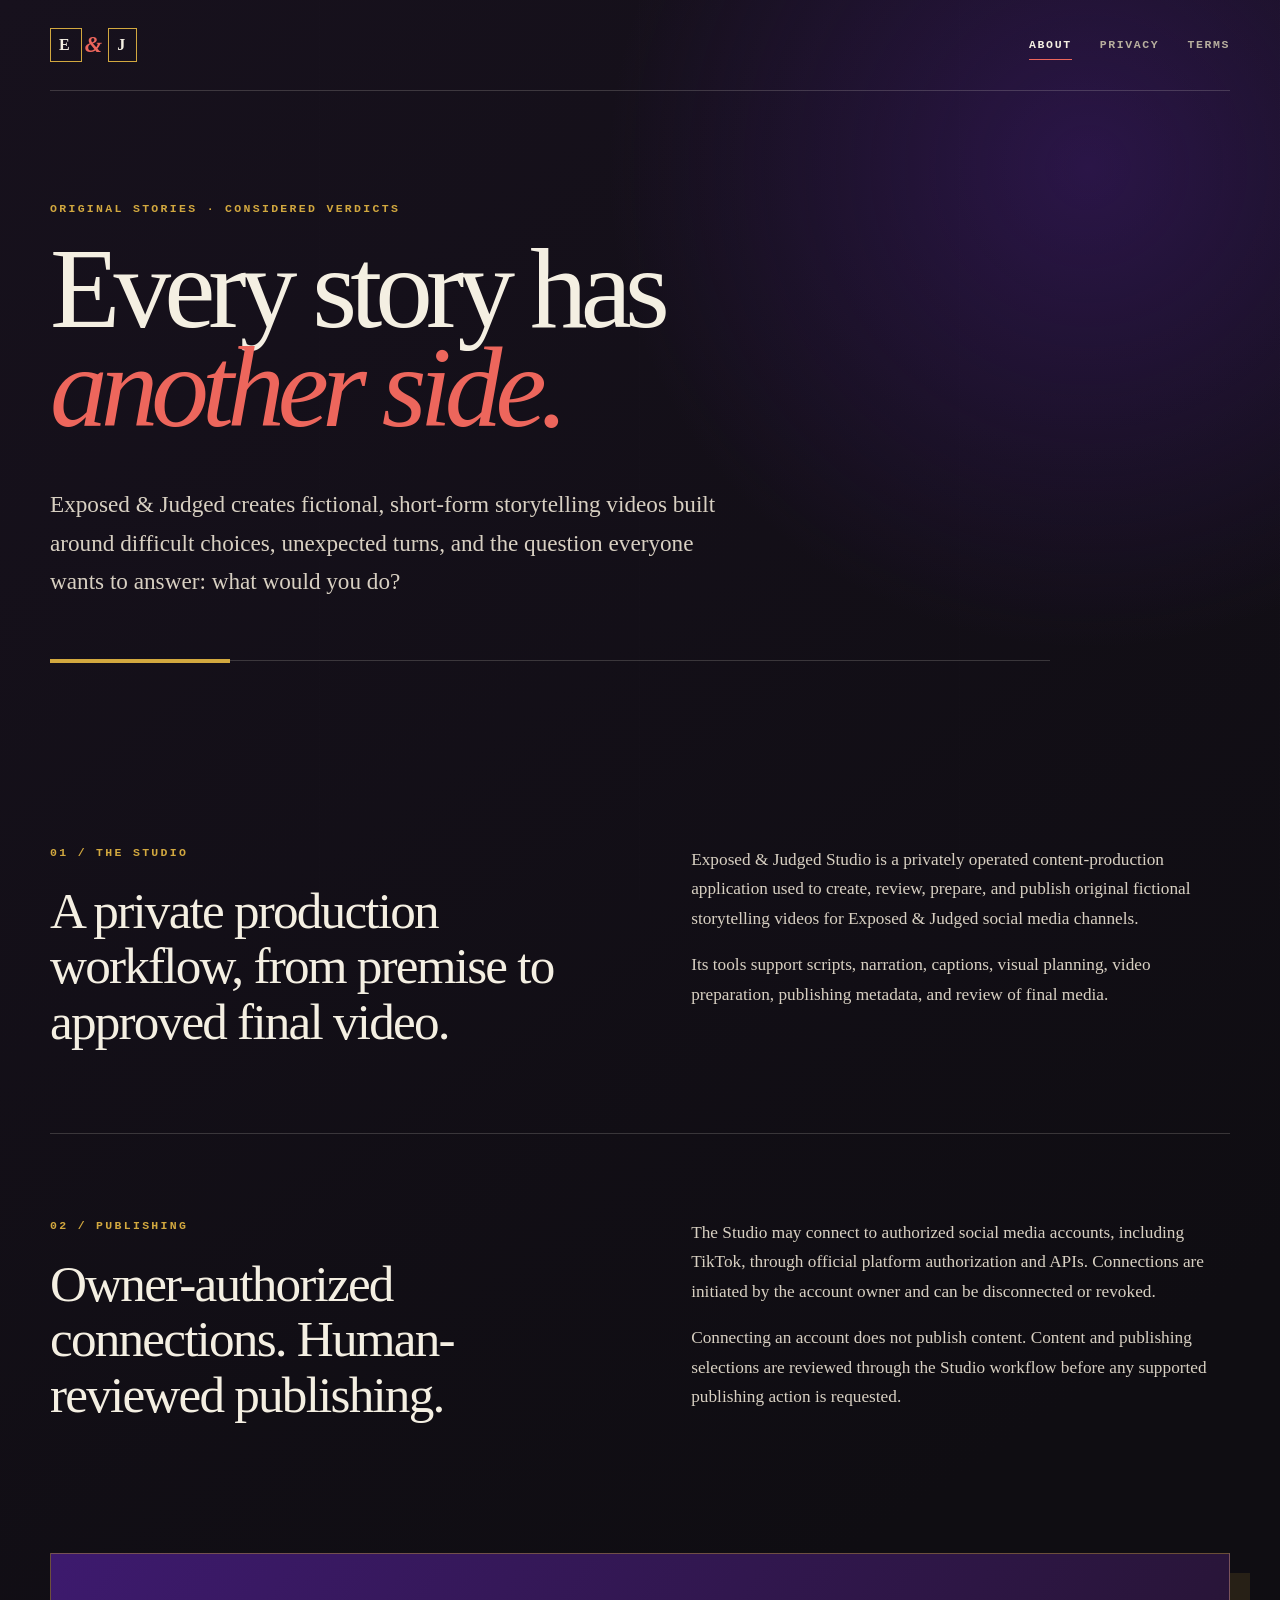
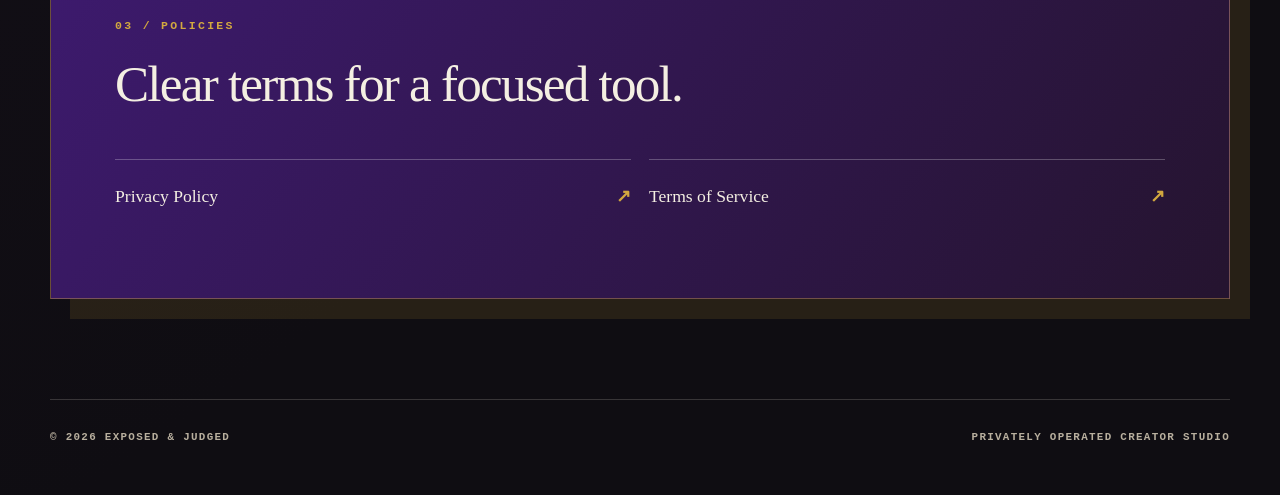
<file: index.html>
<!doctype html>
<html lang="en">
<head>
  <meta charset="utf-8">
  <meta name="viewport" content="width=device-width, initial-scale=1">
  <title>Exposed &amp; Judged | Storytelling Studio</title>
  <meta name="description" content="Exposed & Judged creates original fictional storytelling videos and uses a private studio to review and prepare content for its social channels.">
  <link rel="canonical" href="https://exposedandjudged.com/">
  <link rel="stylesheet" href="/assets/site.css">
</head>
<body>
  <header class="site-header">
    <a class="brand" href="/" aria-label="Exposed and Judged home"><span>E</span><b>&amp;</b><span>J</span></a>
    <nav aria-label="Primary navigation"><a aria-current="page" href="/">About</a><a href="/privacy/">Privacy</a><a href="/terms/">Terms</a></nav>
  </header>
  <main>
    <section class="hero">
      <p class="eyebrow">Original stories · considered verdicts</p>
      <h1>Every story has<br><em>another side.</em></h1>
      <p class="lede">Exposed &amp; Judged creates fictional, short-form storytelling videos built around difficult choices, unexpected turns, and the question everyone wants to answer: what would you do?</p>
      <div class="rule" aria-hidden="true"><span></span></div>
    </section>
    <section class="split" aria-labelledby="studio-heading">
      <div><p class="section-number">01 / The Studio</p><h2 id="studio-heading">A private production workflow, from premise to approved final video.</h2></div>
      <div class="copy"><p>Exposed &amp; Judged Studio is a privately operated content-production application used to create, review, prepare, and publish original fictional storytelling videos for Exposed &amp; Judged social media channels.</p><p>Its tools support scripts, narration, captions, visual planning, video preparation, publishing metadata, and review of final media.</p></div>
    </section>
    <section class="split bordered" aria-labelledby="publishing-heading">
      <div><p class="section-number">02 / Publishing</p><h2 id="publishing-heading">Owner-authorized connections. Human-reviewed publishing.</h2></div>
      <div class="copy"><p>The Studio may connect to authorized social media accounts, including TikTok, through official platform authorization and APIs. Connections are initiated by the account owner and can be disconnected or revoked.</p><p>Connecting an account does not publish content. Content and publishing selections are reviewed through the Studio workflow before any supported publishing action is requested.</p></div>
    </section>
    <section class="policy-band" aria-labelledby="policies-heading">
      <p class="section-number">03 / Policies</p><h2 id="policies-heading">Clear terms for a focused tool.</h2>
      <div class="policy-links"><a href="/privacy/"><span>Privacy Policy</span><b aria-hidden="true">↗</b></a><a href="/terms/"><span>Terms of Service</span><b aria-hidden="true">↗</b></a></div>
    </section>
  </main>
  <footer><span>© 2026 Exposed &amp; Judged</span><span>Privately operated creator studio</span></footer>
</body>
</html>
</file>
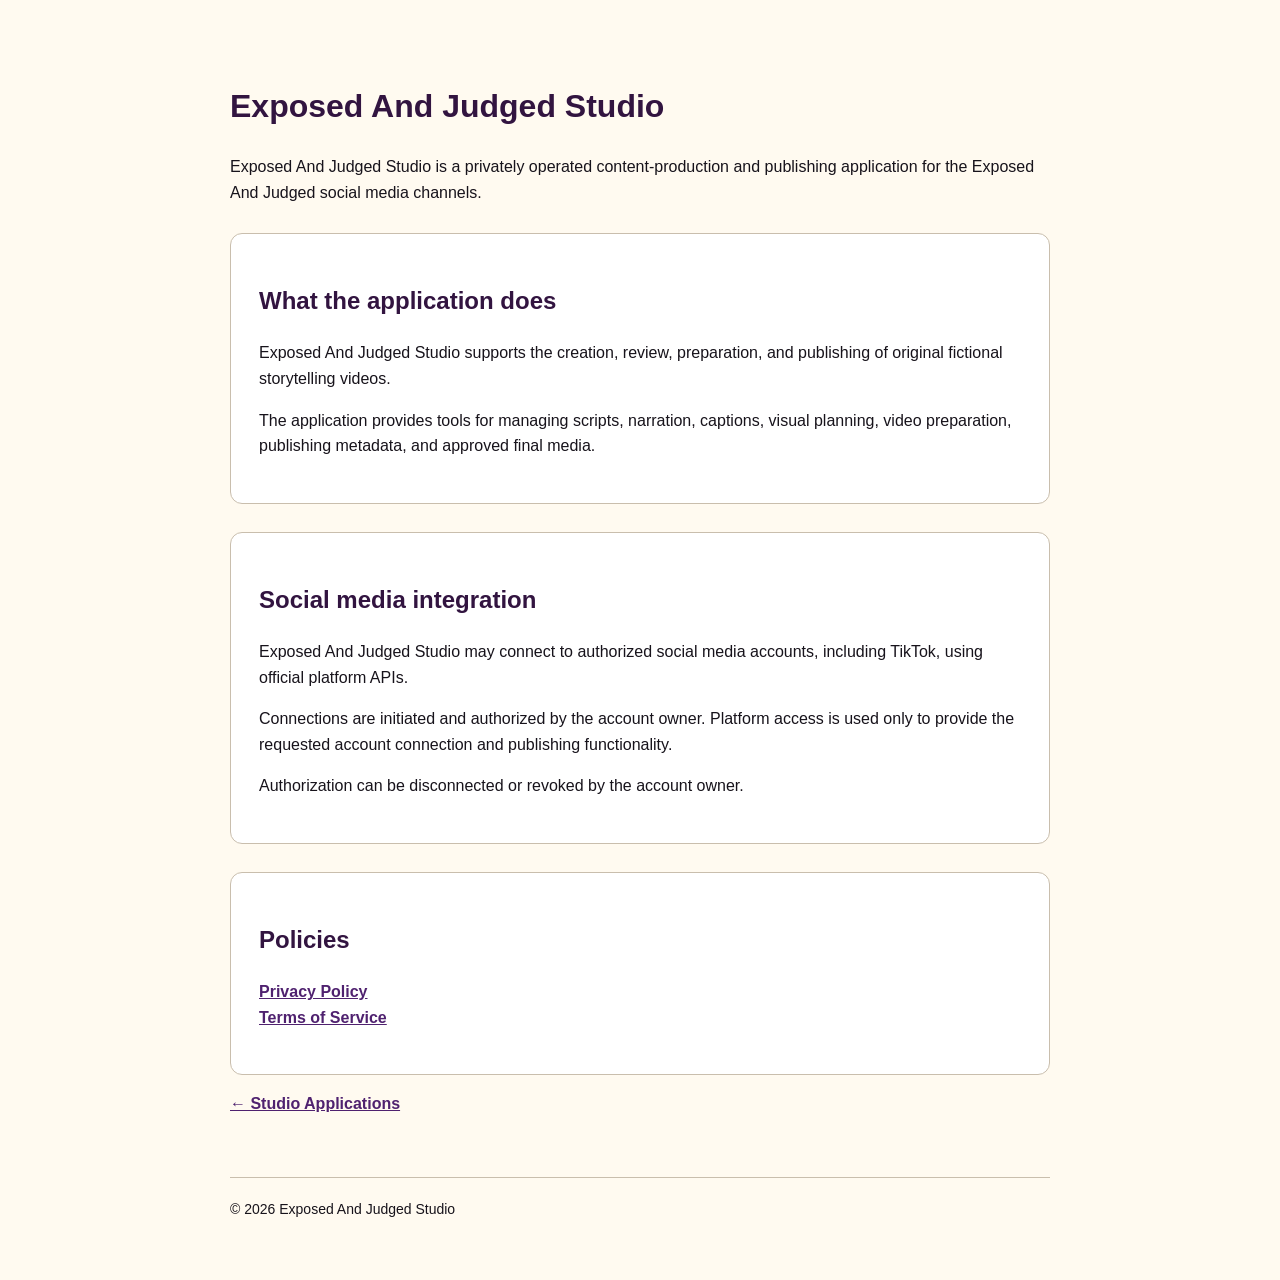
<file: exposed-and-judged/index.html>
<!DOCTYPE html>
<html lang="en">
<head>
  <meta charset="UTF-8">
  <meta name="viewport" content="width=device-width, initial-scale=1.0">

  <title>Exposed And Judged Studio</title>

  <meta name="description"
        content="Information about Exposed And Judged Studio, a private content production and publishing application.">

  <style>
    body {
      font-family: Arial, sans-serif;
      max-width: 820px;
      margin: 0 auto;
      padding: 60px 24px;
      line-height: 1.6;
      color: #17131b;
      background: #fffaf0;
    }

    h1, h2 {
      color: #321440;
    }

    .card {
      background: white;
      border: 1px solid #c9bead;
      border-radius: 12px;
      padding: 28px;
      margin-top: 28px;
    }

    a {
      color: #4f216f;
      font-weight: 600;
    }

    footer {
      margin-top: 60px;
      padding-top: 20px;
      border-top: 1px solid #c9bead;
      font-size: 14px;
    }
  </style>
</head>

<body>

  <h1>Exposed And Judged Studio</h1>

  <p>
    Exposed And Judged Studio is a privately operated content-production
    and publishing application for the Exposed And Judged social media
    channels.
  </p>

  <div class="card">
    <h2>What the application does</h2>

    <p>
      Exposed And Judged Studio supports the creation, review, preparation,
      and publishing of original fictional storytelling videos.
    </p>

    <p>
      The application provides tools for managing scripts, narration,
      captions, visual planning, video preparation, publishing metadata,
      and approved final media.
    </p>
  </div>

  <div class="card">
    <h2>Social media integration</h2>

    <p>
      Exposed And Judged Studio may connect to authorized social media
      accounts, including TikTok, using official platform APIs.
    </p>

    <p>
      Connections are initiated and authorized by the account owner.
      Platform access is used only to provide the requested account
      connection and publishing functionality.
    </p>

    <p>
      Authorization can be disconnected or revoked by the account owner.
    </p>
  </div>

  <div class="card">
    <h2>Policies</h2>

    <p>
      <a href="privacy/">Privacy Policy</a><br>
      <a href="terms/">Terms of Service</a>
    </p>
  </div>

  <p>
    <a href="../">← Studio Applications</a>
  </p>

  <footer>
    © 2026 Exposed And Judged Studio
  </footer>

</body>
</html>
</file>
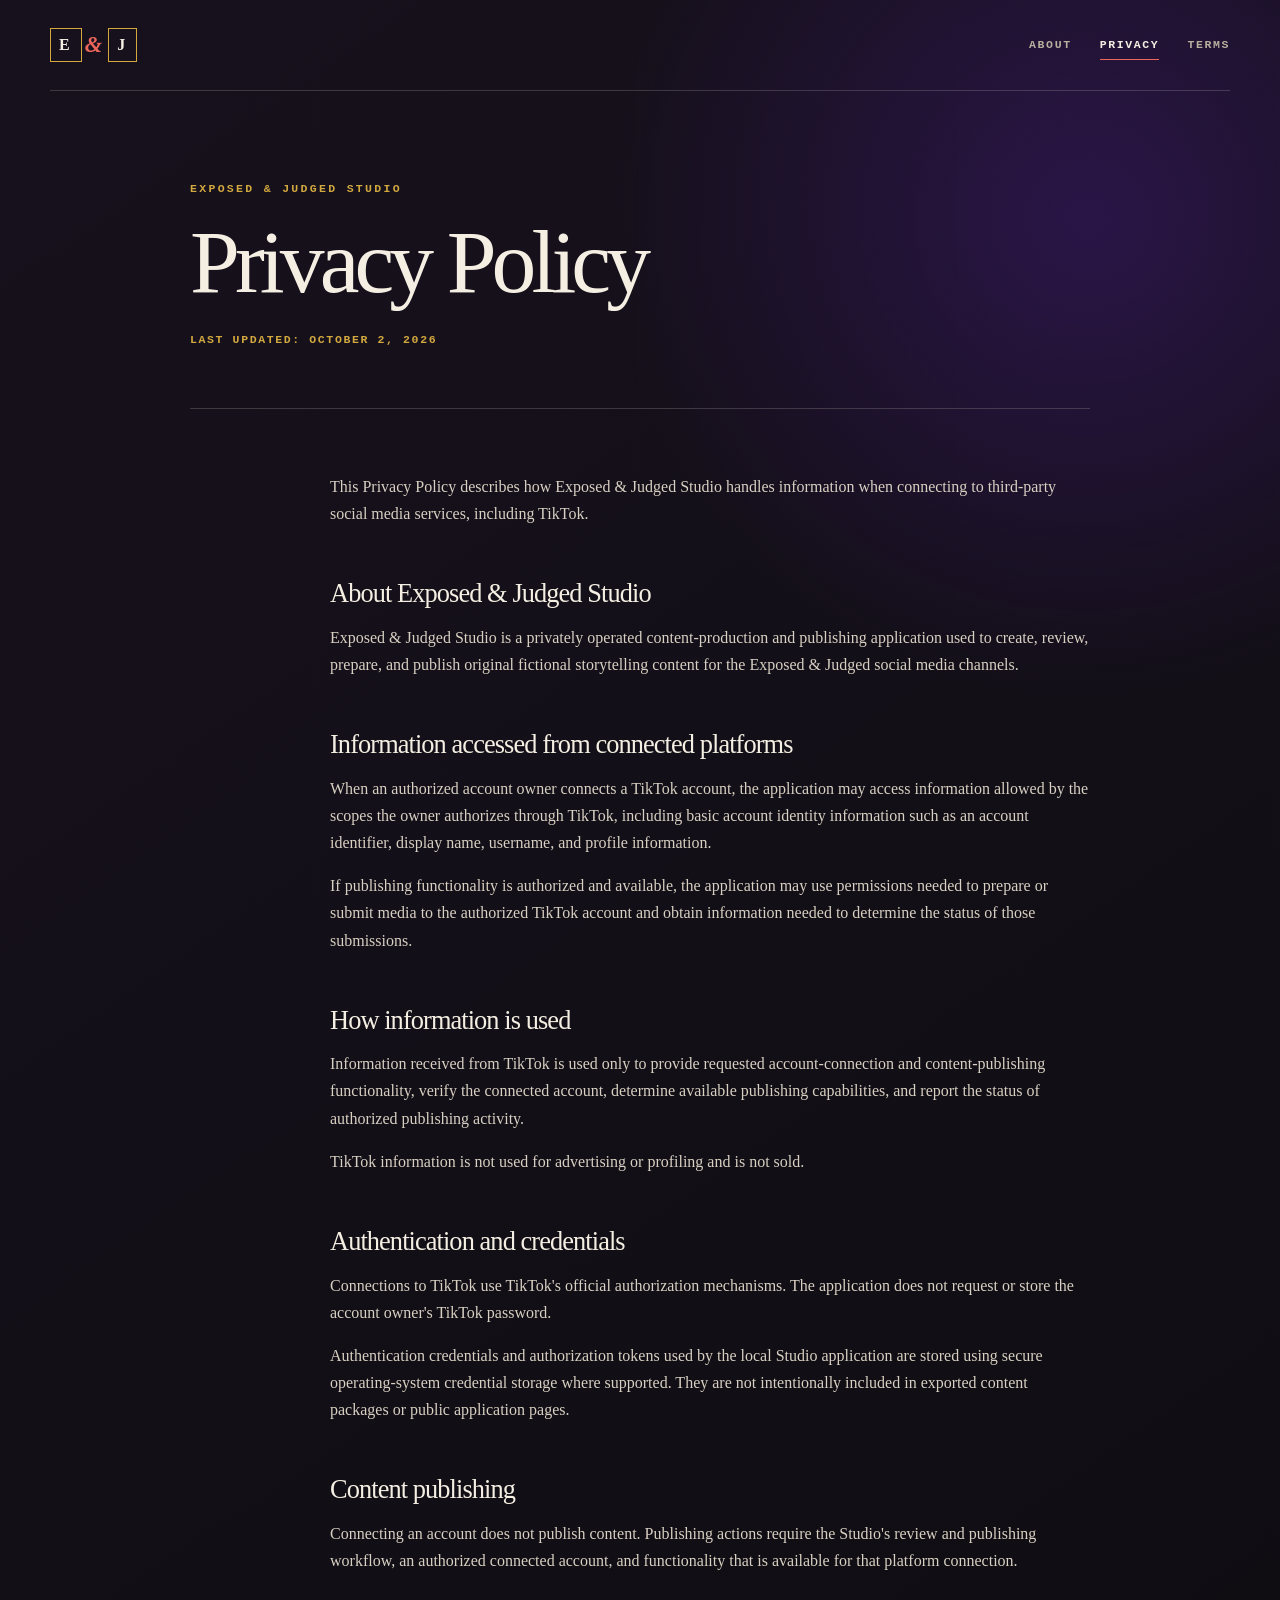
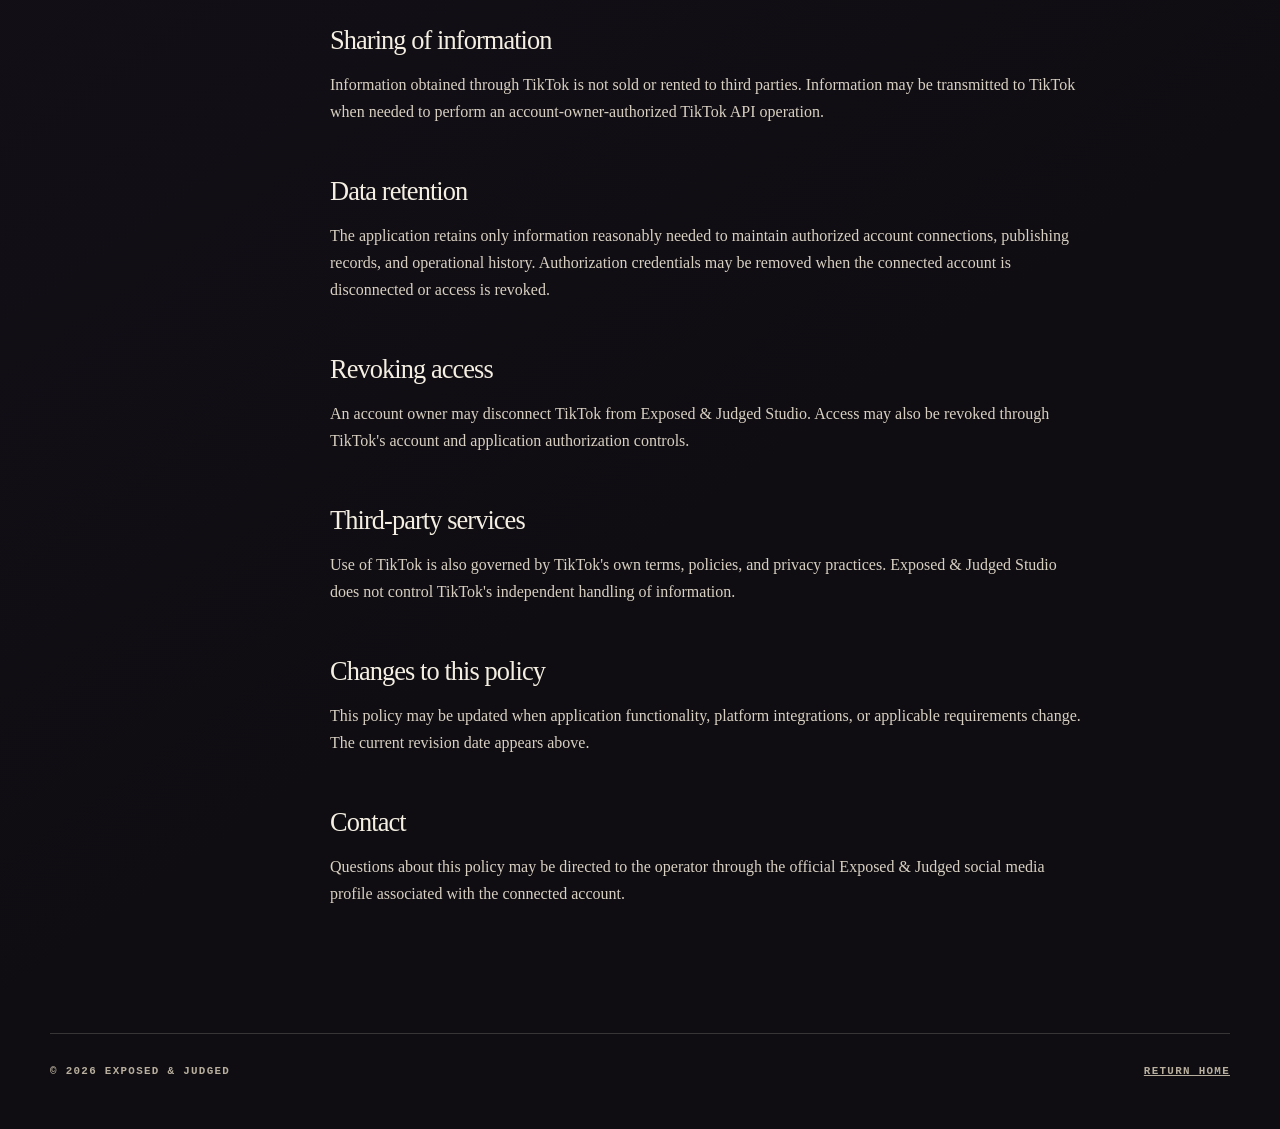
<file: privacy/index.html>
<!doctype html>
<html lang="en"><head><meta charset="utf-8"><meta name="viewport" content="width=device-width, initial-scale=1"><title>Privacy Policy | Exposed &amp; Judged</title><meta name="description" content="Privacy Policy for Exposed & Judged Studio."><link rel="canonical" href="https://exposedandjudged.com/privacy/"><link rel="stylesheet" href="/assets/site.css"></head>
<body><header class="site-header"><a class="brand" href="/" aria-label="Exposed and Judged home"><span>E</span><b>&amp;</b><span>J</span></a><nav aria-label="Primary navigation"><a href="/">About</a><a aria-current="page" href="/privacy/">Privacy</a><a href="/terms/">Terms</a></nav></header>
<main class="legal"><header class="legal-header"><p class="eyebrow">Exposed &amp; Judged Studio</p><h1>Privacy Policy</h1><p class="updated">Last updated: October 2, 2026</p></header><article>
<p>This Privacy Policy describes how Exposed &amp; Judged Studio handles information when connecting to third-party social media services, including TikTok.</p>
<h2>About Exposed &amp; Judged Studio</h2><p>Exposed &amp; Judged Studio is a privately operated content-production and publishing application used to create, review, prepare, and publish original fictional storytelling content for the Exposed &amp; Judged social media channels.</p>
<h2>Information accessed from connected platforms</h2><p>When an authorized account owner connects a TikTok account, the application may access information allowed by the scopes the owner authorizes through TikTok, including basic account identity information such as an account identifier, display name, username, and profile information.</p><p>If publishing functionality is authorized and available, the application may use permissions needed to prepare or submit media to the authorized TikTok account and obtain information needed to determine the status of those submissions.</p>
<h2>How information is used</h2><p>Information received from TikTok is used only to provide requested account-connection and content-publishing functionality, verify the connected account, determine available publishing capabilities, and report the status of authorized publishing activity.</p><p>TikTok information is not used for advertising or profiling and is not sold.</p>
<h2>Authentication and credentials</h2><p>Connections to TikTok use TikTok's official authorization mechanisms. The application does not request or store the account owner's TikTok password.</p><p>Authentication credentials and authorization tokens used by the local Studio application are stored using secure operating-system credential storage where supported. They are not intentionally included in exported content packages or public application pages.</p>
<h2>Content publishing</h2><p>Connecting an account does not publish content. Publishing actions require the Studio's review and publishing workflow, an authorized connected account, and functionality that is available for that platform connection.</p>
<h2>Sharing of information</h2><p>Information obtained through TikTok is not sold or rented to third parties. Information may be transmitted to TikTok when needed to perform an account-owner-authorized TikTok API operation.</p>
<h2>Data retention</h2><p>The application retains only information reasonably needed to maintain authorized account connections, publishing records, and operational history. Authorization credentials may be removed when the connected account is disconnected or access is revoked.</p>
<h2>Revoking access</h2><p>An account owner may disconnect TikTok from Exposed &amp; Judged Studio. Access may also be revoked through TikTok's account and application authorization controls.</p>
<h2>Third-party services</h2><p>Use of TikTok is also governed by TikTok's own terms, policies, and privacy practices. Exposed &amp; Judged Studio does not control TikTok's independent handling of information.</p>
<h2>Changes to this policy</h2><p>This policy may be updated when application functionality, platform integrations, or applicable requirements change. The current revision date appears above.</p>
<h2>Contact</h2><p>Questions about this policy may be directed to the operator through the official Exposed &amp; Judged social media profile associated with the connected account.</p>
</article></main><footer><span>© 2026 Exposed &amp; Judged</span><span><a href="/">Return home</a></span></footer></body></html>
</file>
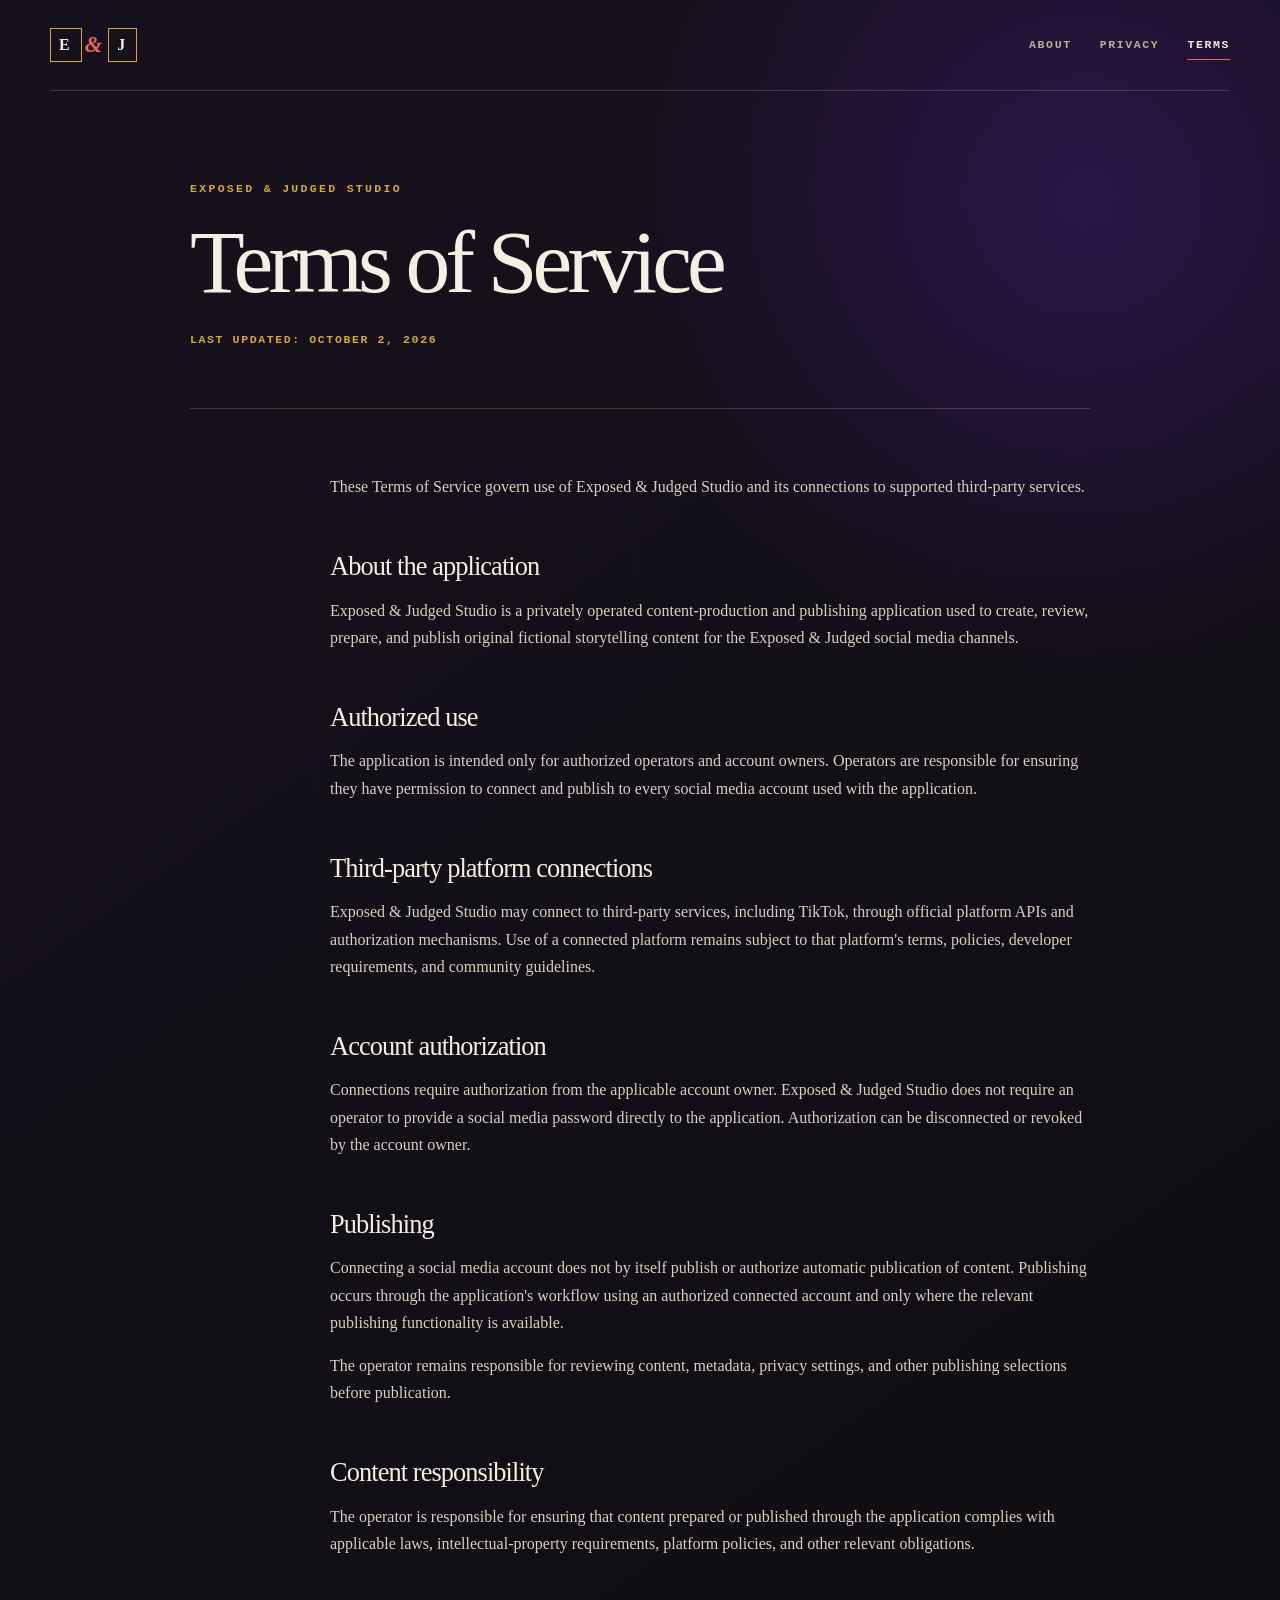
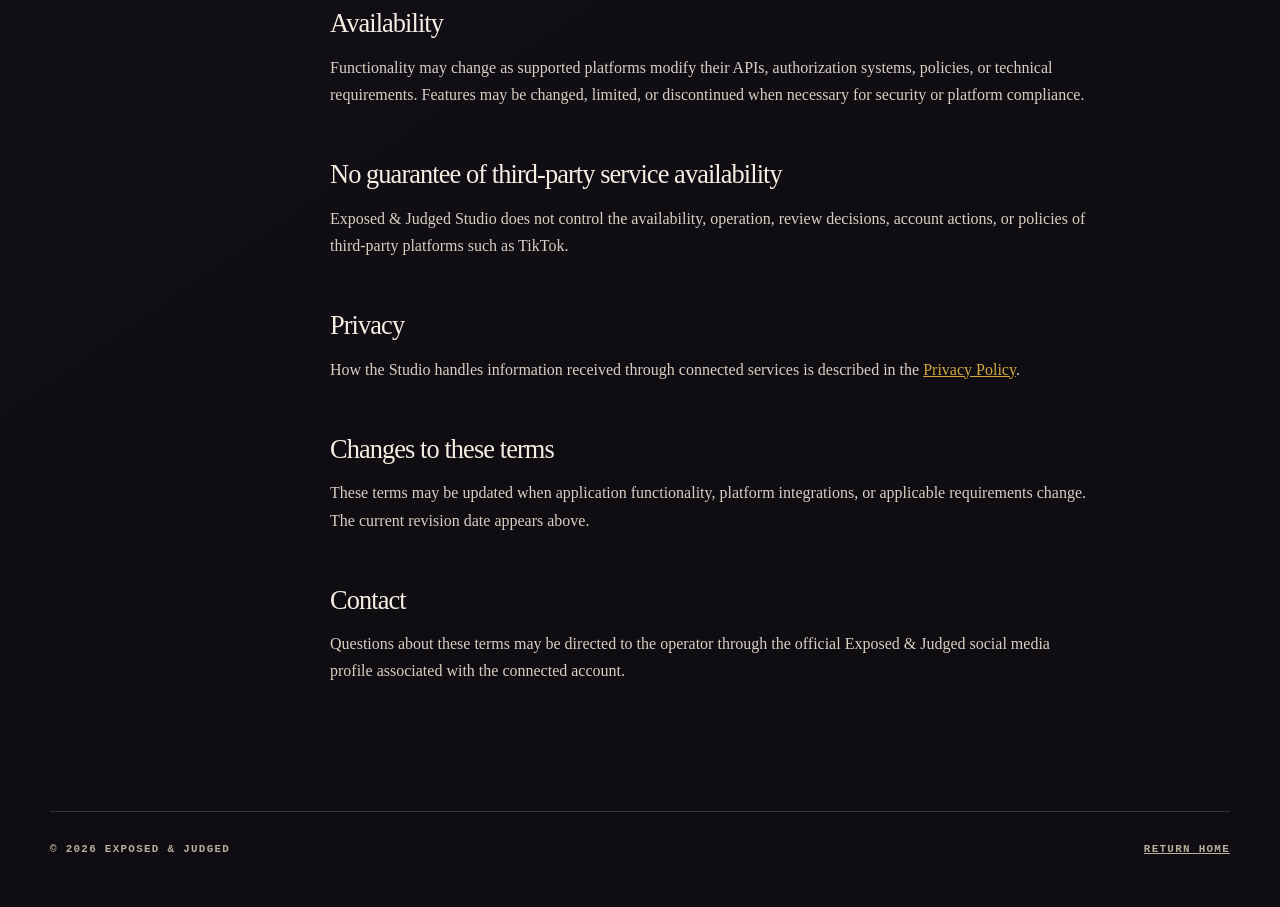
<file: terms/index.html>
<!doctype html>
<html lang="en"><head><meta charset="utf-8"><meta name="viewport" content="width=device-width, initial-scale=1"><title>Terms of Service | Exposed &amp; Judged</title><meta name="description" content="Terms of Service for Exposed & Judged Studio."><link rel="canonical" href="https://exposedandjudged.com/terms/"><link rel="stylesheet" href="/assets/site.css"></head>
<body><header class="site-header"><a class="brand" href="/" aria-label="Exposed and Judged home"><span>E</span><b>&amp;</b><span>J</span></a><nav aria-label="Primary navigation"><a href="/">About</a><a href="/privacy/">Privacy</a><a aria-current="page" href="/terms/">Terms</a></nav></header>
<main class="legal"><header class="legal-header"><p class="eyebrow">Exposed &amp; Judged Studio</p><h1>Terms of Service</h1><p class="updated">Last updated: October 2, 2026</p></header><article>
<p>These Terms of Service govern use of Exposed &amp; Judged Studio and its connections to supported third-party services.</p>
<h2>About the application</h2><p>Exposed &amp; Judged Studio is a privately operated content-production and publishing application used to create, review, prepare, and publish original fictional storytelling content for the Exposed &amp; Judged social media channels.</p>
<h2>Authorized use</h2><p>The application is intended only for authorized operators and account owners. Operators are responsible for ensuring they have permission to connect and publish to every social media account used with the application.</p>
<h2>Third-party platform connections</h2><p>Exposed &amp; Judged Studio may connect to third-party services, including TikTok, through official platform APIs and authorization mechanisms. Use of a connected platform remains subject to that platform's terms, policies, developer requirements, and community guidelines.</p>
<h2>Account authorization</h2><p>Connections require authorization from the applicable account owner. Exposed &amp; Judged Studio does not require an operator to provide a social media password directly to the application. Authorization can be disconnected or revoked by the account owner.</p>
<h2>Publishing</h2><p>Connecting a social media account does not by itself publish or authorize automatic publication of content. Publishing occurs through the application's workflow using an authorized connected account and only where the relevant publishing functionality is available.</p><p>The operator remains responsible for reviewing content, metadata, privacy settings, and other publishing selections before publication.</p>
<h2>Content responsibility</h2><p>The operator is responsible for ensuring that content prepared or published through the application complies with applicable laws, intellectual-property requirements, platform policies, and other relevant obligations.</p>
<h2>Availability</h2><p>Functionality may change as supported platforms modify their APIs, authorization systems, policies, or technical requirements. Features may be changed, limited, or discontinued when necessary for security or platform compliance.</p>
<h2>No guarantee of third-party service availability</h2><p>Exposed &amp; Judged Studio does not control the availability, operation, review decisions, account actions, or policies of third-party platforms such as TikTok.</p>
<h2>Privacy</h2><p>How the Studio handles information received through connected services is described in the <a href="/privacy/">Privacy Policy</a>.</p>
<h2>Changes to these terms</h2><p>These terms may be updated when application functionality, platform integrations, or applicable requirements change. The current revision date appears above.</p>
<h2>Contact</h2><p>Questions about these terms may be directed to the operator through the official Exposed &amp; Judged social media profile associated with the connected account.</p>
</article></main><footer><span>© 2026 Exposed &amp; Judged</span><span><a href="/">Return home</a></span></footer></body></html>
</file>
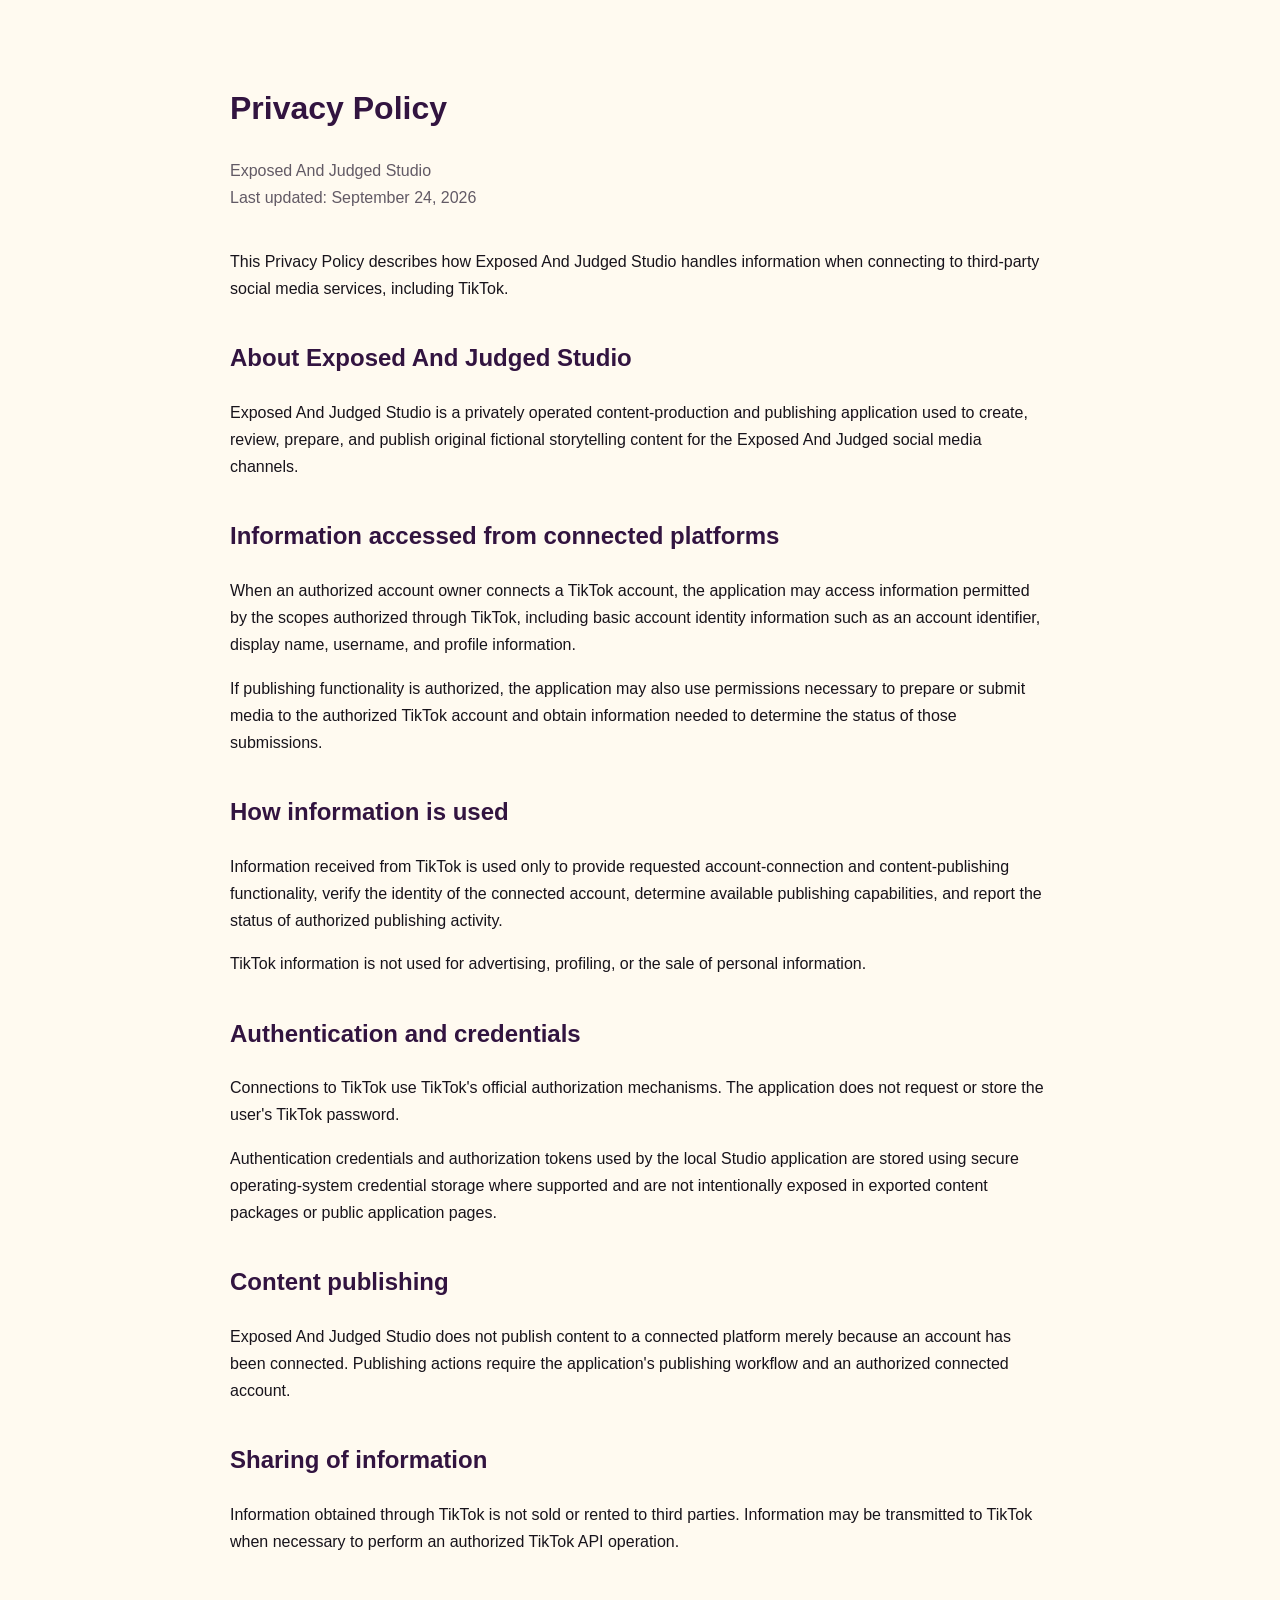
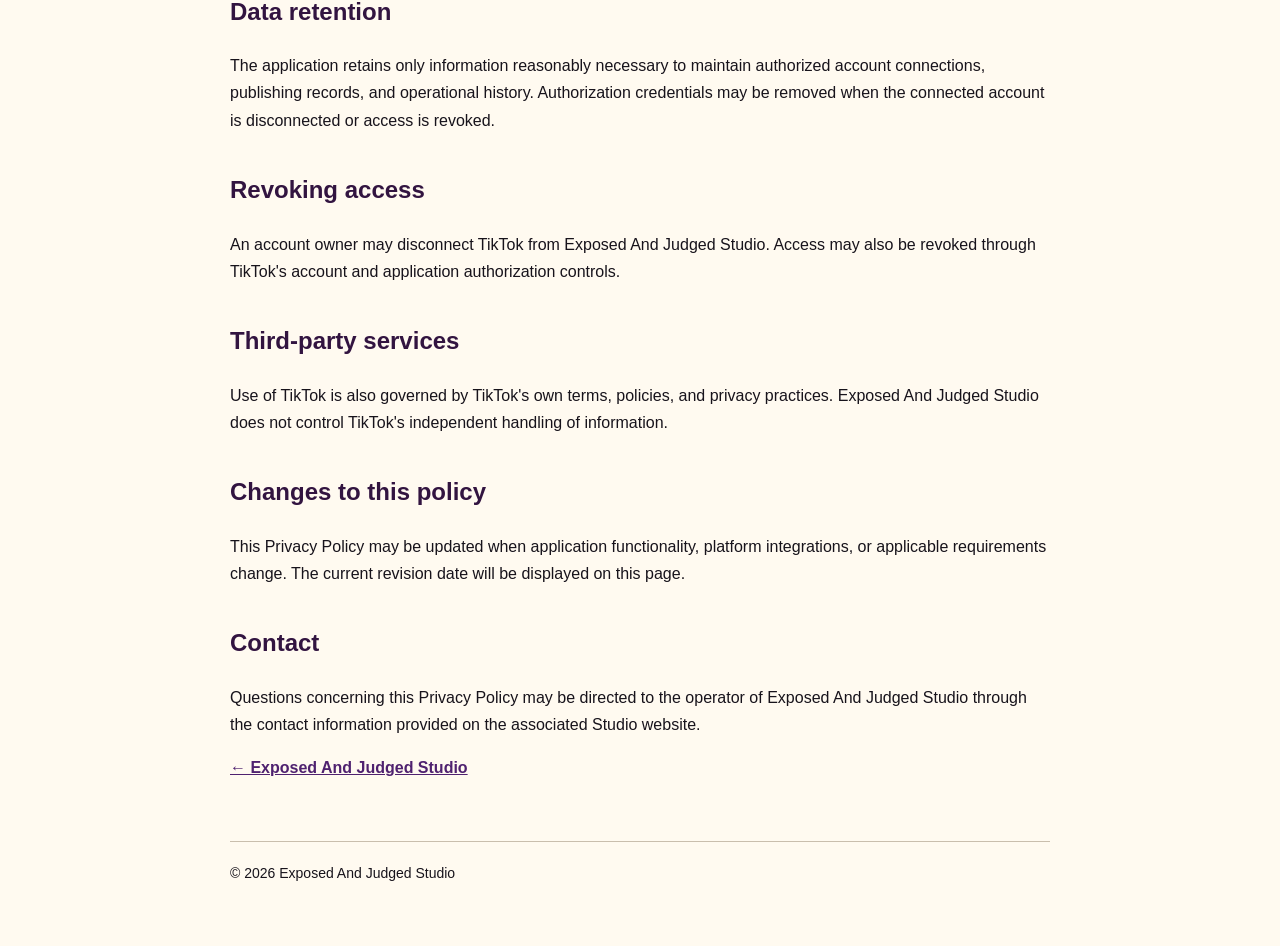
<file: exposed-and-judged/privacy/index.html>
<!DOCTYPE html>
<html lang="en">
<head>
  <meta charset="UTF-8">
  <meta name="viewport" content="width=device-width, initial-scale=1.0">

  <title>Privacy Policy | Exposed And Judged Studio</title>

  <meta name="description"
        content="Privacy Policy for Exposed And Judged Studio.">

  <style>
    body {
      font-family: Arial, sans-serif;
      max-width: 820px;
      margin: 0 auto;
      padding: 60px 24px;
      line-height: 1.7;
      color: #17131b;
      background: #fffaf0;
    }

    h1, h2 {
      color: #321440;
    }

    h2 {
      margin-top: 36px;
    }

    .updated {
      color: #625a65;
      margin-bottom: 36px;
    }

    a {
      color: #4f216f;
      font-weight: 600;
    }

    footer {
      margin-top: 60px;
      padding-top: 20px;
      border-top: 1px solid #c9bead;
      font-size: 14px;
    }
  </style>
</head>

<body>

  <h1>Privacy Policy</h1>

  <p class="updated">
    Exposed And Judged Studio<br>
    Last updated: September 24, 2026
  </p>

  <p>
    This Privacy Policy describes how Exposed And Judged Studio handles
    information when connecting to third-party social media services,
    including TikTok.
  </p>

  <h2>About Exposed And Judged Studio</h2>

  <p>
    Exposed And Judged Studio is a privately operated content-production
    and publishing application used to create, review, prepare, and publish
    original fictional storytelling content for the Exposed And Judged
    social media channels.
  </p>

  <h2>Information accessed from connected platforms</h2>

  <p>
    When an authorized account owner connects a TikTok account, the
    application may access information permitted by the scopes authorized
    through TikTok, including basic account identity information such as
    an account identifier, display name, username, and profile information.
  </p>

  <p>
    If publishing functionality is authorized, the application may also
    use permissions necessary to prepare or submit media to the authorized
    TikTok account and obtain information needed to determine the status
    of those submissions.
  </p>

  <h2>How information is used</h2>

  <p>
    Information received from TikTok is used only to provide requested
    account-connection and content-publishing functionality, verify the
    identity of the connected account, determine available publishing
    capabilities, and report the status of authorized publishing activity.
  </p>

  <p>
    TikTok information is not used for advertising, profiling, or the sale
    of personal information.
  </p>

  <h2>Authentication and credentials</h2>

  <p>
    Connections to TikTok use TikTok's official authorization mechanisms.
    The application does not request or store the user's TikTok password.
  </p>

  <p>
    Authentication credentials and authorization tokens used by the local
    Studio application are stored using secure operating-system credential
    storage where supported and are not intentionally exposed in exported
    content packages or public application pages.
  </p>

  <h2>Content publishing</h2>

  <p>
    Exposed And Judged Studio does not publish content to a connected
    platform merely because an account has been connected. Publishing
    actions require the application's publishing workflow and an
    authorized connected account.
  </p>

  <h2>Sharing of information</h2>

  <p>
    Information obtained through TikTok is not sold or rented to third
    parties. Information may be transmitted to TikTok when necessary to
    perform an authorized TikTok API operation.
  </p>

  <h2>Data retention</h2>

  <p>
    The application retains only information reasonably necessary to
    maintain authorized account connections, publishing records, and
    operational history. Authorization credentials may be removed when
    the connected account is disconnected or access is revoked.
  </p>

  <h2>Revoking access</h2>

  <p>
    An account owner may disconnect TikTok from Exposed And Judged Studio.
    Access may also be revoked through TikTok's account and application
    authorization controls.
  </p>

  <h2>Third-party services</h2>

  <p>
    Use of TikTok is also governed by TikTok's own terms, policies, and
    privacy practices. Exposed And Judged Studio does not control TikTok's
    independent handling of information.
  </p>

  <h2>Changes to this policy</h2>

  <p>
    This Privacy Policy may be updated when application functionality,
    platform integrations, or applicable requirements change. The current
    revision date will be displayed on this page.
  </p>

  <h2>Contact</h2>

  <p>
    Questions concerning this Privacy Policy may be directed to the
    operator of Exposed And Judged Studio through the contact information
    provided on the associated Studio website.
  </p>

  <p>
    <a href="../">← Exposed And Judged Studio</a>
  </p>

  <footer>
    © 2026 Exposed And Judged Studio
  </footer>

</body>
</html>
</file>
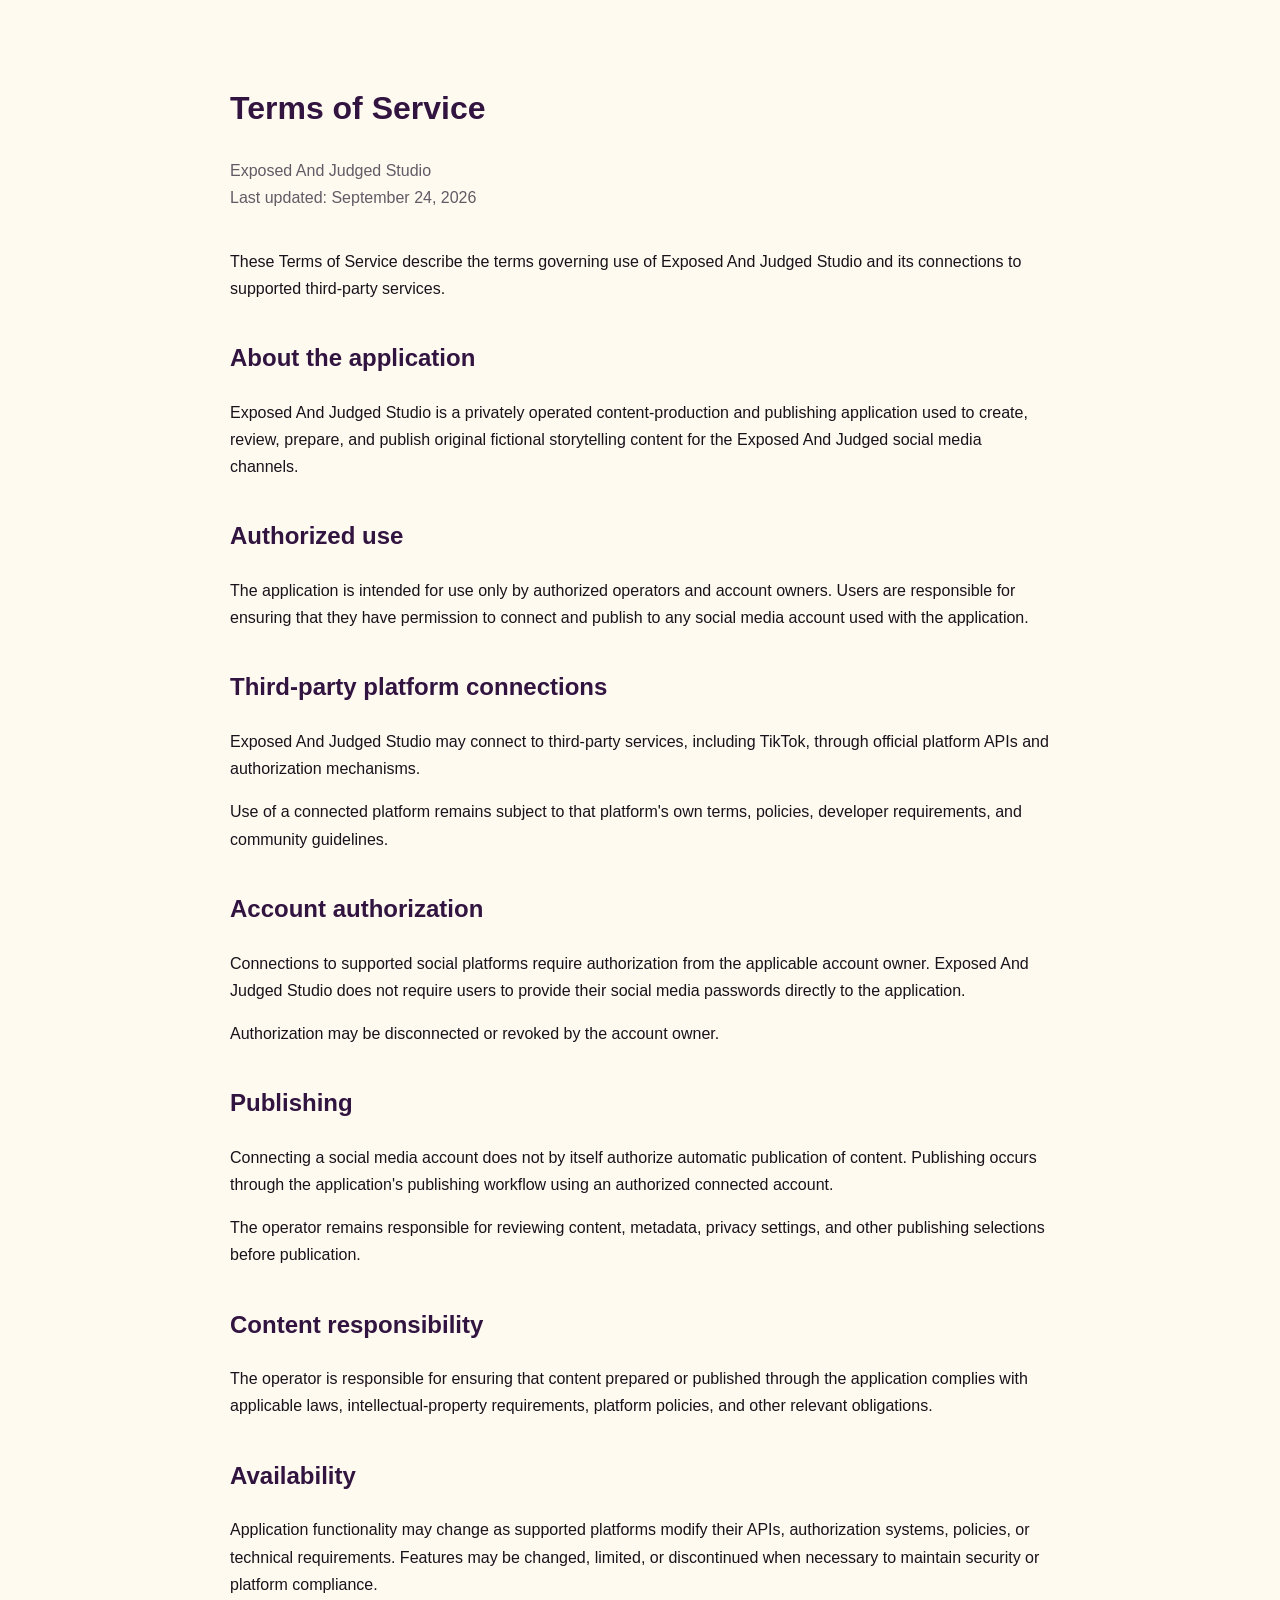
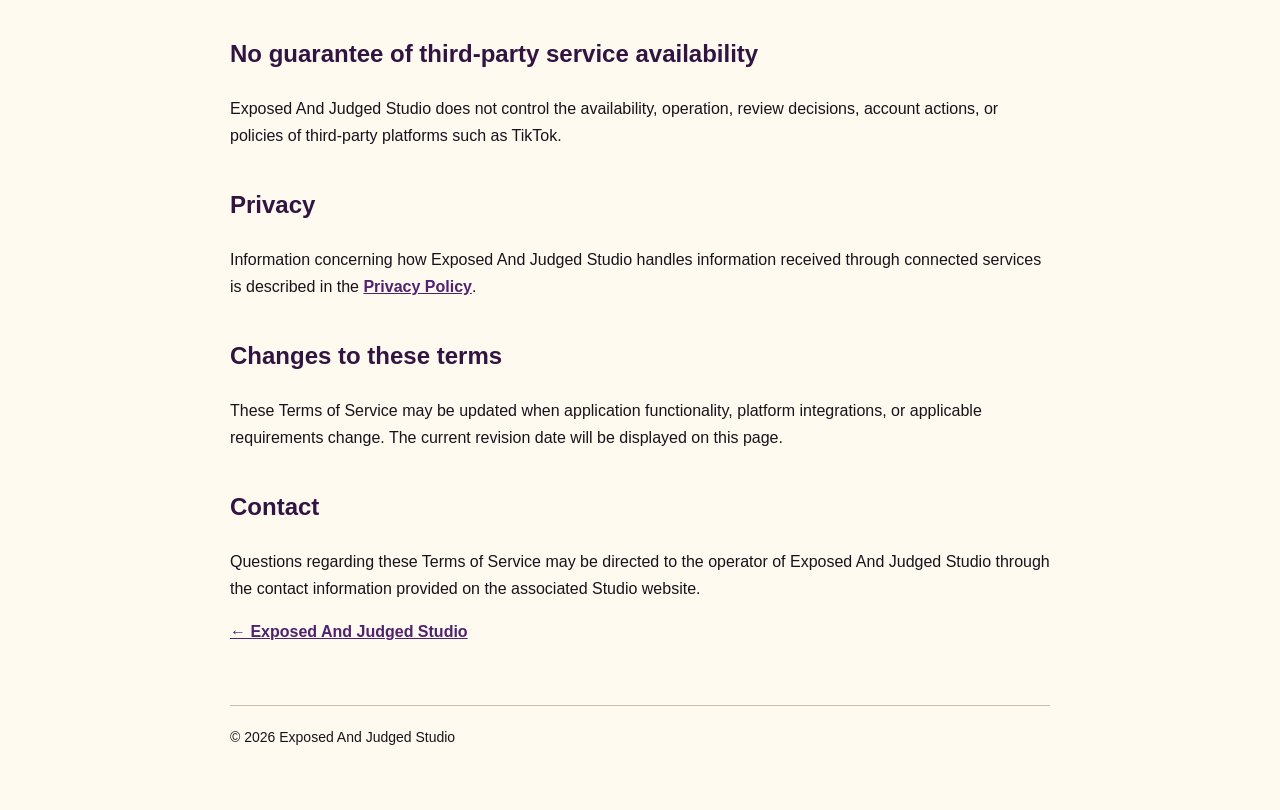
<file: exposed-and-judged/terms/index.html>
<!DOCTYPE html>
<html lang="en">
<head>
  <meta charset="UTF-8">
  <meta name="viewport" content="width=device-width, initial-scale=1.0">

  <title>Terms of Service | Exposed And Judged Studio</title>

  <meta name="description"
        content="Terms of Service for Exposed And Judged Studio.">

  <style>
    body {
      font-family: Arial, sans-serif;
      max-width: 820px;
      margin: 0 auto;
      padding: 60px 24px;
      line-height: 1.7;
      color: #17131b;
      background: #fffaf0;
    }

    h1, h2 {
      color: #321440;
    }

    h2 {
      margin-top: 36px;
    }

    .updated {
      color: #625a65;
      margin-bottom: 36px;
    }

    a {
      color: #4f216f;
      font-weight: 600;
    }

    footer {
      margin-top: 60px;
      padding-top: 20px;
      border-top: 1px solid #c9bead;
      font-size: 14px;
    }
  </style>
</head>

<body>

  <h1>Terms of Service</h1>

  <p class="updated">
    Exposed And Judged Studio<br>
    Last updated: September 24, 2026
  </p>

  <p>
    These Terms of Service describe the terms governing use of
    Exposed And Judged Studio and its connections to supported
    third-party services.
  </p>

  <h2>About the application</h2>

  <p>
    Exposed And Judged Studio is a privately operated content-production
    and publishing application used to create, review, prepare, and
    publish original fictional storytelling content for the
    Exposed And Judged social media channels.
  </p>

  <h2>Authorized use</h2>

  <p>
    The application is intended for use only by authorized operators
    and account owners. Users are responsible for ensuring that they
    have permission to connect and publish to any social media account
    used with the application.
  </p>

  <h2>Third-party platform connections</h2>

  <p>
    Exposed And Judged Studio may connect to third-party services,
    including TikTok, through official platform APIs and authorization
    mechanisms.
  </p>

  <p>
    Use of a connected platform remains subject to that platform's
    own terms, policies, developer requirements, and community
    guidelines.
  </p>

  <h2>Account authorization</h2>

  <p>
    Connections to supported social platforms require authorization
    from the applicable account owner. Exposed And Judged Studio does
    not require users to provide their social media passwords directly
    to the application.
  </p>

  <p>
    Authorization may be disconnected or revoked by the account owner.
  </p>

  <h2>Publishing</h2>

  <p>
    Connecting a social media account does not by itself authorize
    automatic publication of content. Publishing occurs through the
    application's publishing workflow using an authorized connected
    account.
  </p>

  <p>
    The operator remains responsible for reviewing content, metadata,
    privacy settings, and other publishing selections before
    publication.
  </p>

  <h2>Content responsibility</h2>

  <p>
    The operator is responsible for ensuring that content prepared or
    published through the application complies with applicable laws,
    intellectual-property requirements, platform policies, and other
    relevant obligations.
  </p>

  <h2>Availability</h2>

  <p>
    Application functionality may change as supported platforms modify
    their APIs, authorization systems, policies, or technical
    requirements. Features may be changed, limited, or discontinued
    when necessary to maintain security or platform compliance.
  </p>

  <h2>No guarantee of third-party service availability</h2>

  <p>
    Exposed And Judged Studio does not control the availability,
    operation, review decisions, account actions, or policies of
    third-party platforms such as TikTok.
  </p>

  <h2>Privacy</h2>

  <p>
    Information concerning how Exposed And Judged Studio handles
    information received through connected services is described in
    the <a href="../privacy/">Privacy Policy</a>.
  </p>

  <h2>Changes to these terms</h2>

  <p>
    These Terms of Service may be updated when application
    functionality, platform integrations, or applicable requirements
    change. The current revision date will be displayed on this page.
  </p>

  <h2>Contact</h2>

  <p>
    Questions regarding these Terms of Service may be directed to the
    operator of Exposed And Judged Studio through the contact
    information provided on the associated Studio website.
  </p>

  <p>
    <a href="../">← Exposed And Judged Studio</a>
  </p>

  <footer>
    © 2026 Exposed And Judged Studio
  </footer>

</body>
</html>
</file>
<file: assets/site.css>
:root{--ink:#f4efe2;--muted:#b8af9e;--night:#120f16;--plum:#3d1a6e;--gold:#d2a83f;--coral:#ed665c;--line:rgba(244,239,226,.18)}
*{box-sizing:border-box}html{background:var(--night);color:var(--ink);scroll-behavior:smooth}body{margin:0;min-height:100vh;font-family:Georgia,"Times New Roman",serif;background:radial-gradient(circle at 85% 8%,rgba(61,26,110,.55),transparent 30rem),linear-gradient(145deg,#17111d 0%,#0f0d12 72%);line-height:1.7}body:before{content:"";position:fixed;inset:0;pointer-events:none;opacity:.22;background-image:repeating-linear-gradient(90deg,transparent 0,transparent calc(25% - 1px),rgba(255,255,255,.06) 25%)}a{color:inherit}.site-header,main,footer{position:relative;width:min(1180px,calc(100% - 48px));margin:auto}.site-header{display:flex;align-items:center;justify-content:space-between;padding:28px 0;border-bottom:1px solid var(--line)}.brand{text-decoration:none;display:flex;align-items:center;gap:.2rem;font:700 1rem/1 Georgia;letter-spacing:.18em}.brand span{border:1px solid var(--gold);padding:.5rem}.brand b{color:var(--coral);font-style:italic;font-size:1.4rem}nav{display:flex;gap:28px;font:700 .72rem/1.2 ui-monospace,SFMono-Regular,Menlo,monospace;letter-spacing:.14em;text-transform:uppercase}nav a{text-decoration:none;color:var(--muted);padding:8px 0;border-bottom:1px solid transparent}nav a:hover,nav a[aria-current=page]{color:var(--ink);border-color:var(--coral)}.hero{padding:110px 0 100px;max-width:1000px}.eyebrow,.section-number{margin:0 0 22px;color:var(--gold);font:700 .72rem/1.4 ui-monospace,SFMono-Regular,Menlo,monospace;letter-spacing:.2em;text-transform:uppercase}.hero h1{font-size:clamp(3.6rem,9vw,8.6rem);font-weight:400;line-height:.86;letter-spacing:-.06em;margin:0}.hero h1 em{color:var(--coral);font-weight:400}.lede{max-width:700px;margin:48px 0 0;color:#d8d0c2;font-size:clamp(1.1rem,2vw,1.45rem);line-height:1.65}.rule{display:flex;align-items:center;margin-top:60px;width:100%;height:1px;background:var(--line)}.rule span{display:block;width:18%;height:4px;background:var(--gold)}.split{display:grid;grid-template-columns:1fr 1fr;gap:8vw;padding:84px 0}.split.bordered{border-top:1px solid var(--line)}h2{font-size:clamp(2rem,4vw,3.5rem);font-weight:400;line-height:1.08;letter-spacing:-.035em;margin:0}.copy{color:#d8d0c2;font-size:1.08rem}.copy p:first-child{margin-top:0}.policy-band{margin:40px 0 100px;padding:64px;background:linear-gradient(125deg,var(--plum),#25142f);border:1px solid rgba(210,168,63,.4);box-shadow:20px 20px 0 rgba(210,168,63,.12)}.policy-links{display:grid;grid-template-columns:1fr 1fr;gap:18px;margin-top:48px}.policy-links a{display:flex;justify-content:space-between;align-items:center;padding:22px 0;border-top:1px solid rgba(255,255,255,.25);text-decoration:none;font-size:1.1rem}.policy-links a:hover b{transform:translate(4px,-4px)}.policy-links b{color:var(--gold);transition:transform .2s}.legal{max-width:900px;padding:90px 0 110px}.legal-header{padding-bottom:48px;border-bottom:1px solid var(--line)}.legal h1{font-size:clamp(3.3rem,7vw,6.4rem);font-weight:400;line-height:.95;letter-spacing:-.055em;margin:0}.updated{color:var(--gold);font:700 .72rem/1.4 ui-monospace,SFMono-Regular,Menlo,monospace;letter-spacing:.14em;text-transform:uppercase;margin-top:28px}.legal article{max-width:760px;margin:64px 0 0 auto}.legal article h2{font-size:1.65rem;color:var(--ink);margin:52px 0 12px}.legal article p{color:#d8d0c2}.legal article a{color:var(--gold)}footer{display:flex;justify-content:space-between;padding:30px 0 50px;border-top:1px solid var(--line);color:var(--muted);font:700 .68rem/1.4 ui-monospace,SFMono-Regular,Menlo,monospace;letter-spacing:.12em;text-transform:uppercase}@media(max-width:700px){.site-header{align-items:flex-start}.site-header,main,footer{width:min(100% - 30px,1180px)}nav{gap:14px;font-size:.62rem}.hero{padding:80px 0 70px}.split{grid-template-columns:1fr;gap:34px;padding:64px 0}.policy-band{padding:36px 24px;margin-bottom:70px}.policy-links{grid-template-columns:1fr}.legal{padding-top:70px}.legal article{margin-top:48px}footer{gap:20px;flex-direction:column}}@media(prefers-reduced-motion:no-preference){.hero>*{animation:rise .7s both}.hero>*:nth-child(2){animation-delay:.08s}.hero>*:nth-child(3){animation-delay:.16s}.hero>*:nth-child(4){animation-delay:.24s}@keyframes rise{from{opacity:0;transform:translateY(18px)}to{opacity:1;transform:none}}}
</file>
